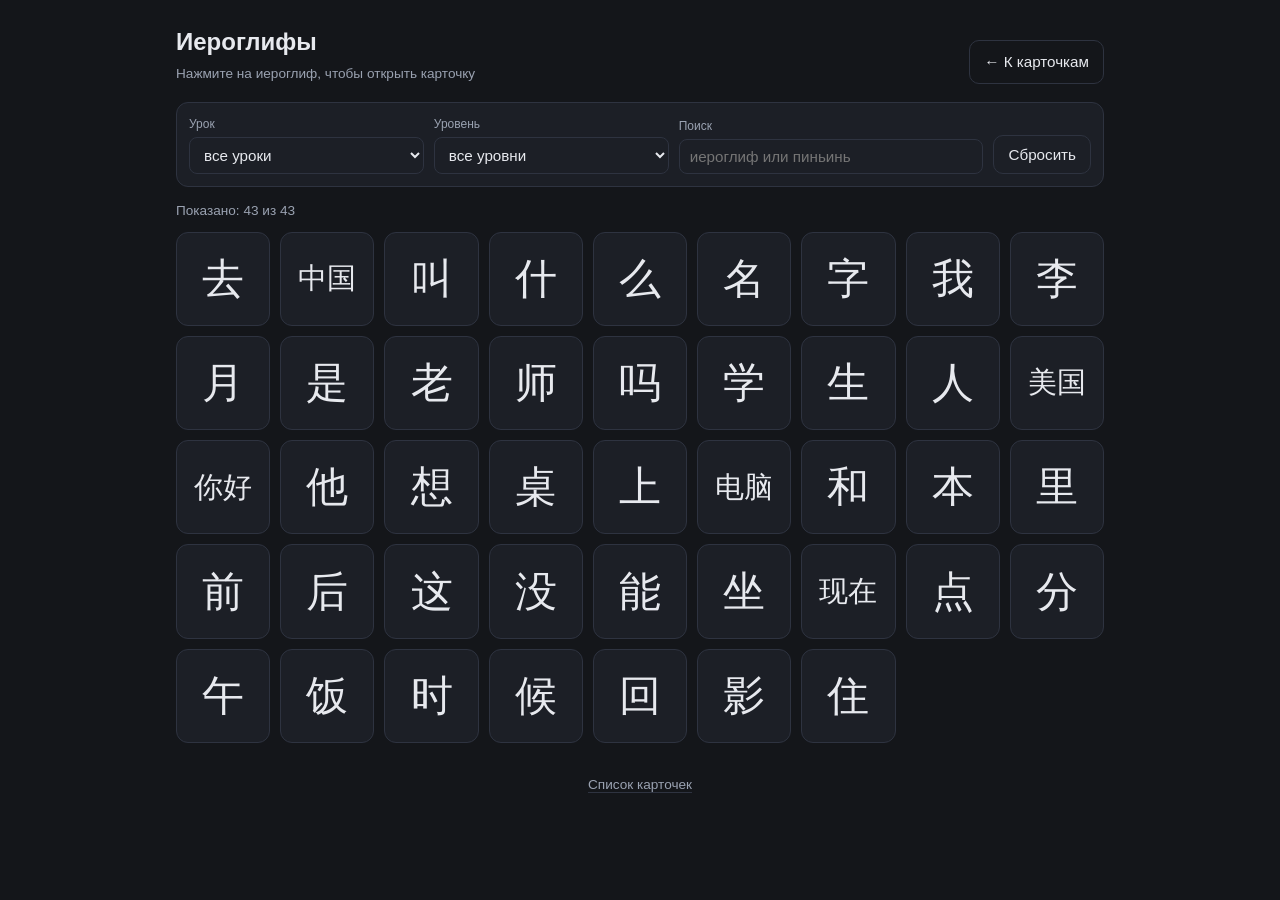
<file: glyphs.html>
<!DOCTYPE html>
<html lang="ru">
<head>
<meta charset="utf-8">
<meta name="viewport" content="width=device-width, initial-scale=1">
<title>Иероглифы — Китайские карточки</title>
<link rel="stylesheet" href="css/style.css">
</head>
<body>
<div class="app app-wide">

  <header class="page-head">
    <div>
      <h1>Иероглифы</h1>
      <p class="subtitle">Нажмите на иероглиф, чтобы открыть карточку</p>
    </div>
    <a class="btn btn-ghost" href="index.html">← К карточкам</a>
  </header>

  <div class="controls">
    <label class="field">
      <span>Урок</span>
      <select id="glyph-lesson"></select>
    </label>
    <label class="field">
      <span>Уровень</span>
      <select id="glyph-level"></select>
    </label>
    <label class="field field-wide">
      <span>Поиск</span>
      <input id="glyph-search" type="search" placeholder="иероглиф или пиньинь" autocomplete="off">
    </label>
    <button id="glyph-reset" class="btn btn-ghost" type="button">Сбросить</button>
  </div>

  <p id="glyph-status" class="status">Загружаю иероглифы…</p>
  <div id="glyph-error" class="error hidden"></div>
  <div id="glyph-grid" class="glyph-grid"></div>

  <nav id="glyph-pager" class="pager hidden" aria-label="Страницы иероглифов">
    <button id="glyph-prev" class="btn" type="button">← Назад</button>
    <span id="glyph-page-info" class="pager-info"></span>
    <button id="glyph-next" class="btn" type="button">Вперёд →</button>
  </nav>

  <footer class="foot">
    <a href="index.html">Список карточек</a>
  </footer>
</div>

<script src="js/md.js"></script>
<script src="js/pagination.js"></script>
<script src="js/glyphs.js"></script>
</body>
</html>
</file>
<file: css/style.css>
/* Тёмная тема, один акцент. Без внешних шрифтов — только системные. */
:root {
  --bg: #14161a;
  --panel: #1c1f26;
  --panel-2: #232732;
  --border: #2e3340;
  --text: #e7e9ee;
  --muted: #9aa2b1;
  --accent: #e6b450;
  --bad: #e06c6c;
  --ok: #d8a24a;
  --good: #5fbf8f;
  --radius: 12px;
}

* { box-sizing: border-box; }

html, body {
  margin: 0;
  padding: 0;
  background: var(--bg);
  color: var(--text);
  font-family: -apple-system, BlinkMacSystemFont, "Segoe UI", Roboto, "Helvetica Neue", Arial, sans-serif;
  font-size: 16px;
  line-height: 1.5;
  -webkit-text-size-adjust: 100%;
}

.app {
  max-width: 760px;
  margin: 0 auto;
  padding: 16px 16px 40px;
}

/* Сетке иероглифов нужно больше места, чем списку карточек. */
.app-wide { max-width: 960px; }

.hidden { display: none !important; }

h1 { font-size: 1.5rem; margin: 0; }
h2 { font-size: 1.35rem; margin: 0; }

/* --- шапка списка --- */

.page-head {
  display: flex;
  flex-wrap: wrap;
  gap: 12px;
  align-items: flex-end;
  justify-content: space-between;
  margin: 8px 0 18px;
}

.user-box { display: flex; flex-direction: column; gap: 4px; }
.user-box label { font-size: 0.75rem; color: var(--muted); }

input, select {
  background: var(--panel);
  color: var(--text);
  border: 1px solid var(--border);
  border-radius: 8px;
  padding: 8px 10px;
  font-size: 0.95rem;
  font-family: inherit;
  min-width: 0;
}

input:focus, select:focus, button:focus-visible {
  outline: 2px solid var(--accent);
  outline-offset: 1px;
}

.user-box input { width: 170px; }

/* --- вкладки --- */

.tabs {
  display: flex;
  gap: 6px;
  border-bottom: 1px solid var(--border);
  margin-bottom: 16px;
}

.tab {
  background: transparent;
  color: var(--muted);
  border: 0;
  border-bottom: 2px solid transparent;
  border-radius: 0;
  padding: 10px 14px;
  font-size: 0.95rem;
  font-family: inherit;
  cursor: pointer;
  min-height: 44px;
}

.tab:hover { color: var(--text); }

.tab.is-active {
  color: var(--accent);
  border-bottom-color: var(--accent);
  font-weight: 600;
}

/* «Иероглифы» — отдельная страница, но выглядит как вкладка. */
a.tab { display: inline-flex; align-items: center; justify-content: center; text-decoration: none; }

/* --- фильтры --- */

.controls {
  display: flex;
  flex-wrap: wrap;
  gap: 10px;
  align-items: flex-end;
  background: var(--panel);
  border: 1px solid var(--border);
  border-radius: var(--radius);
  padding: 12px;
  margin-bottom: 14px;
}

.field { display: flex; flex-direction: column; gap: 4px; flex: 1 1 130px; }
.field span { font-size: 0.75rem; color: var(--muted); }
.field-wide { flex: 1 1 200px; }
.field select, .field input { width: 100%; }

.status { color: var(--muted); font-size: 0.85rem; margin: 0 0 10px; }

/* --- пагинация --- */

.pager {
  display: flex;
  align-items: center;
  justify-content: space-between;
  gap: 10px;
  margin-top: 16px;
}

.pager .btn { flex: 0 0 auto; min-height: 44px; }

.pager-info {
  flex: 1 1 auto;
  text-align: center;
  color: var(--muted);
  font-size: 0.85rem;
}

/* Настройка повторения: фильтры идут колонкой, а не в одну строку. */
.controls-stack { flex-direction: column; align-items: stretch; }
.controls-stack .field { flex: 0 0 auto; }

.panel {
  background: var(--panel);
  border: 1px solid var(--border);
  border-radius: var(--radius);
  padding: 14px;
  margin-bottom: 14px;
}

.panel-title { font-size: 1.05rem; margin: 0 0 10px; }
.panel .status { margin: 10px 0 0; }
.panel .field { margin-bottom: 10px; }

.hint { color: var(--muted); font-size: 0.82rem; margin: 12px 0 0; }

.error {
  background: #3a2326;
  border: 1px solid #6b3b40;
  color: #ffd9d9;
  border-radius: var(--radius);
  padding: 12px;
  margin-bottom: 14px;
  font-size: 0.9rem;
}

/* --- кнопки --- */

.btn {
  background: var(--panel-2);
  color: var(--text);
  border: 1px solid var(--border);
  border-radius: 10px;
  padding: 10px 14px;
  font-size: 0.95rem;
  font-family: inherit;
  cursor: pointer;
  transition: background 0.15s ease, border-color 0.15s ease, transform 0.05s ease;
}

a.btn { display: inline-flex; align-items: center; justify-content: center; text-decoration: none; }

.btn:hover:not(:disabled) { background: #2b3140; border-color: #3d4453; }
.btn:active:not(:disabled) { transform: translateY(1px); }
.btn:disabled { opacity: 0.4; cursor: default; }
.btn-ghost { background: transparent; }

.btn-accent {
  background: var(--accent);
  border-color: var(--accent);
  color: #1a1408;
  font-weight: 600;
}

.btn-accent:hover:not(:disabled) { background: #f0c266; border-color: #f0c266; }

/* --- список карточек --- */

.card-list { list-style: none; margin: 0; padding: 0; display: flex; flex-direction: column; gap: 10px; }

.card-item {
  background: var(--panel);
  border: 1px solid var(--border);
  border-left: 3px solid var(--accent);
  border-radius: var(--radius);
  padding: 12px 14px;
  cursor: pointer;
  transition: background 0.15s ease, border-color 0.15s ease;
}

.card-item:hover { background: var(--panel-2); }
.card-item-title { font-size: 1.05rem; font-weight: 600; margin-bottom: 6px; }

.meta { display: flex; flex-wrap: wrap; gap: 6px; }

.badge {
  font-size: 0.75rem;
  color: var(--muted);
  background: var(--panel-2);
  border: 1px solid var(--border);
  border-radius: 999px;
  padding: 2px 9px;
  white-space: nowrap;
}

/* --- экран карточки --- */

.card-top { margin-bottom: 12px; }

.card-head {
  background: var(--panel);
  border: 1px solid var(--border);
  border-radius: var(--radius);
  padding: 14px;
  margin-bottom: 14px;
}

.card-head h2 { margin-bottom: 8px; }

.preamble {
  background: var(--panel);
  border: 1px solid var(--border);
  border-radius: var(--radius);
  padding: 12px 14px;
  margin-bottom: 14px;
  white-space: pre-wrap;
  font-size: 0.95rem;
}

.sections { display: flex; flex-direction: column; gap: 10px; }

/* --- спойлер --- */

.spoiler {
  background: var(--panel);
  border: 1px solid var(--border);
  border-radius: var(--radius);
  overflow: hidden;
  transition: border-color 0.15s ease;
}

.spoiler.open { border-color: #3d4453; }

.spoiler-head {
  display: flex;
  align-items: center;
  justify-content: space-between;
  gap: 10px;
  width: 100%;
  background: transparent;
  border: 0;
  color: var(--text);
  font-family: inherit;
  font-size: 1rem;
  font-weight: 600;
  text-align: left;
  padding: 14px;
  cursor: pointer;
  /* Крупная зона нажатия для пальца. */
  min-height: 52px;
}

.spoiler-head:hover { background: var(--panel-2); }

.spoiler-label { display: flex; align-items: center; gap: 8px; }
.spoiler-label::before {
  content: "▸";
  color: var(--accent);
  font-size: 0.9rem;
  transition: transform 0.15s ease;
}
.spoiler.open .spoiler-label::before { transform: rotate(90deg); }

.spoiler-hint { font-size: 0.72rem; font-weight: 400; color: var(--muted); white-space: nowrap; }

.spoiler-body {
  max-height: 0;
  opacity: 0;
  overflow: hidden;
  transition: max-height 0.22s ease, opacity 0.22s ease;
}

.spoiler-content {
  padding: 0 14px 14px;
  white-space: pre-wrap;
  word-wrap: break-word;
  overflow-wrap: anywhere;
  font-size: 0.98rem;
  line-height: 1.6;
}

.spoiler-content.cjk-large {
  font-family: "Noto Sans CJK SC", "PingFang SC", "Microsoft YaHei", "Heiti SC", sans-serif;
  font-size: 2.1rem;
  line-height: 1.4;
  letter-spacing: 0.05em;
}

.spoiler-content.is-empty { color: var(--muted); font-style: italic; }

/* --- самооценка --- */

.rating {
  margin-top: 20px;
  background: var(--panel);
  border: 1px solid var(--border);
  border-radius: var(--radius);
  padding: 14px;
}

.rating-label { font-size: 0.85rem; color: var(--muted); margin-bottom: 10px; }

.rating-buttons { display: flex; gap: 10px; }

.rate {
  flex: 1 1 0;
  min-height: 56px;
  padding: 12px 8px;
  font-size: 0.95rem;
  border-radius: 12px;
}

.rate-bad { border-color: #5e3030; color: #ffb3b3; }
.rate-bad:hover:not(:disabled) { background: #35242a; }

.rate-ok { border-color: #5b4a28; color: #ffd79a; }
.rate-ok:hover:not(:disabled) { background: #332e22; }

.rate-good { border-color: #2c5142; color: #a9e6c9; }
.rate-good:hover:not(:disabled) { background: #22332c; }

.rating-info { margin: 12px 0 0; font-size: 0.85rem; color: var(--muted); transition: color 0.2s ease; }
.rating-info.flash { color: var(--accent); }

/* --- сессия повторения --- */

.session-head {
  display: flex;
  flex-wrap: wrap;
  gap: 10px;
  align-items: center;
  background: var(--panel);
  border: 1px solid var(--border);
  border-radius: var(--radius);
  padding: 10px 14px;
  margin-bottom: 14px;
}

.session-counter { font-size: 0.85rem; color: var(--muted); white-space: nowrap; }

.session-progress {
  flex: 1 1 120px;
  height: 6px;
  background: var(--panel-2);
  border-radius: 999px;
  overflow: hidden;
}

.session-progress-fill {
  height: 100%;
  width: 0;
  background: var(--accent);
  transition: width 0.2s ease;
}

.session-head .btn { padding: 6px 12px; font-size: 0.85rem; min-height: 0; }

/* «Новая карточка» в мете сессии. */
.badge.badge-new { color: #1a1408; background: var(--accent); border-color: var(--accent); }

/* --- навигация карточки --- */

.card-nav { display: flex; gap: 10px; margin-top: 18px; }
.card-nav .btn { flex: 1 1 0; min-height: 48px; }

/* --- подвал --- */

.foot { margin-top: 32px; text-align: center; font-size: 0.85rem; }
.foot a { color: var(--muted); text-decoration: none; border-bottom: 1px solid var(--border); }
.foot a:hover { color: var(--accent); border-color: var(--accent); }

/* --- сетка иероглифов --- */

.subtitle { color: var(--muted); font-size: 0.85rem; margin: 4px 0 0; }

.glyph-grid {
  display: grid;
  grid-template-columns: repeat(auto-fill, minmax(88px, 1fr));
  gap: 10px;
}

.glyph-tile {
  aspect-ratio: 1 / 1;
  display: flex;
  align-items: center;
  justify-content: center;
  padding: 6px;
  overflow: hidden;
  background: var(--panel);
  border: 1px solid var(--border);
  border-radius: var(--radius);
  color: var(--text);
  text-decoration: none;
  font-family: "Noto Sans CJK SC", "PingFang SC", "Microsoft YaHei", "Heiti SC", sans-serif;
  transition: background 0.15s ease, border-color 0.15s ease, color 0.15s ease;
}

.glyph-tile:hover, .glyph-tile:focus-visible {
  background: var(--panel-2);
  border-color: var(--accent);
  color: var(--accent);
}

.glyph-tile:focus-visible { outline: 2px solid var(--accent); outline-offset: 2px; }

.glyph-char { line-height: 1.1; text-align: center; word-break: break-all; }
.glyph-char.len-1 { font-size: 2.6rem; }
.glyph-char.len-2 { font-size: 1.8rem; }
.glyph-char.len-3 { font-size: 1.35rem; }
.glyph-char.len-many { font-size: 1rem; }

/* --- мобильные --- */

@media (max-width: 560px) {
  .app { padding: 12px 12px 32px; }
  h1 { font-size: 1.25rem; }
  h2 { font-size: 1.15rem; }
  .user-box, .user-box input { width: 100%; }
  .page-head { flex-direction: column; align-items: stretch; }
  .rating-buttons { flex-direction: column; }
  .rate { min-height: 60px; font-size: 1rem; }
  .spoiler-hint { display: none; } /* на узком экране подсказка не влезает */
  .spoiler-content.cjk-large { font-size: 1.8rem; }
  .tabs { gap: 0; }
  .tab { flex: 1 1 0; padding: 10px 6px; font-size: 0.9rem; }
  .session-head { padding: 10px; }
  .session-progress { flex: 1 1 100%; order: 3; }
  .glyph-grid { grid-template-columns: repeat(auto-fill, minmax(72px, 1fr)); gap: 8px; }
  .glyph-char.len-1 { font-size: 2.1rem; }
  .glyph-char.len-2 { font-size: 1.5rem; }
  .glyph-char.len-3 { font-size: 1.1rem; }
  .glyph-char.len-many { font-size: 0.85rem; }
}

@media (max-width: 380px) {
  .app { padding: 10px 10px 28px; }
  .controls { padding: 10px; }
  .field { flex: 1 1 100%; }
  .card-item-title { font-size: 1rem; }
  .btn { padding: 9px 12px; font-size: 0.9rem; }
  .tab { padding: 9px 3px; font-size: 0.82rem; }
  .glyph-grid { grid-template-columns: repeat(auto-fill, minmax(64px, 1fr)); gap: 7px; }
}

/* --- серверный режим: шапка, вход, загрузка --- */

.user-badge {
  display: flex;
  align-items: center;
  gap: 10px;
  flex-wrap: wrap;
}

.user-badge-name {
  font-size: 0.95rem;
  color: var(--text);
  font-weight: 600;
  max-width: 220px;
  overflow: hidden;
  text-overflow: ellipsis;
  white-space: nowrap;
}

.user-badge .btn { padding: 7px 12px; font-size: 0.85rem; }

.auth-panel { max-width: 460px; margin: 24px auto; }

.login-form { display: flex; flex-direction: column; gap: 10px; }
.login-form .field { margin-bottom: 0; }

.row { display: flex; flex-wrap: wrap; gap: 10px; margin-top: 10px; }

textarea {
  background: var(--panel);
  color: var(--text);
  border: 1px solid var(--border);
  border-radius: 8px;
  padding: 9px 10px;
  font-size: 0.95rem;
  font-family: inherit;
  line-height: 1.5;
  resize: vertical;
  min-height: 64px;
  width: 100%;
  min-width: 0;
}

textarea:focus { outline: 2px solid var(--accent); outline-offset: 1px; }

.panel-subtitle { margin-top: 18px; border-top: 1px solid var(--border); padding-top: 14px; }

/* --- перенос локального прогресса --- */

.migration { border-color: #5b4a28; }
.migration .hint { margin: 0 0 4px; }

/* --- комментарии --- */

.comments {
  margin-top: 20px;
  border-top: 1px solid var(--border);
  padding-top: 16px;
}

.comment-list { display: flex; flex-direction: column; gap: 10px; margin-bottom: 14px; }

.comment {
  background: var(--panel);
  border: 1px solid var(--border);
  border-radius: var(--radius);
  padding: 12px 14px;
}

.comment-head {
  display: flex;
  flex-wrap: wrap;
  align-items: baseline;
  justify-content: space-between;
  gap: 8px;
  margin-bottom: 6px;
}

.comment-author { font-weight: 600; font-size: 0.92rem; color: var(--accent); }

.comment-date { font-size: 0.75rem; color: var(--muted); }

.comment-text {
  margin: 0;
  white-space: pre-wrap;
  word-wrap: break-word;
  overflow-wrap: anywhere;
  font-size: 0.95rem;
  line-height: 1.55;
}

.comment-empty { color: var(--muted); font-size: 0.85rem; margin: 0 0 12px; }

.comment-images {
  display: flex;
  flex-wrap: wrap;
  gap: 8px;
  margin-top: 10px;
}

.comment-image-link { display: block; line-height: 0; }

.comment-image {
  width: 128px;
  height: 128px;
  object-fit: cover;
  border: 1px solid var(--border);
  border-radius: 10px;
  background: var(--panel-2);
}

.comment-delete {
  margin-top: 10px;
  padding: 5px 10px;
  font-size: 0.78rem;
  color: var(--bad);
  border-color: #5e3030;
}

.comment-form { margin: 0; }
.comment-form .field { margin-bottom: 10px; }
.comment-form .btn { margin-top: 4px; }

.comment-preview { display: flex; flex-wrap: wrap; gap: 8px; margin: 4px 0 10px; }
.comment-preview:empty { display: none; }

.comment-preview-item { margin: 0; width: 96px; }
.comment-preview-image {
  width: 96px;
  height: 96px;
  object-fit: cover;
  border: 1px solid var(--border);
  border-radius: 8px;
  display: block;
}
.comment-preview-name {
  font-size: 0.7rem;
  color: var(--muted);
  overflow: hidden;
  text-overflow: ellipsis;
  white-space: nowrap;
}

/* --- форма создания карточки --- */

.create-sections { display: flex; flex-direction: column; gap: 10px; }
.create-sections .field { margin-bottom: 0; }

/* --- статистика --- */

.stat-grid {
  display: grid;
  grid-template-columns: repeat(auto-fit, minmax(120px, 1fr));
  gap: 10px;
  margin-bottom: 14px;
}

.stat-card {
  background: var(--panel);
  border: 1px solid var(--border);
  border-radius: var(--radius);
  padding: 12px;
}

.stat-value {
  font-size: 1.7rem;
  font-weight: 700;
  color: var(--accent);
  line-height: 1.2;
}

.stat-label { font-size: 0.75rem; color: var(--muted); margin-top: 2px; }

.chart {
  display: flex;
  align-items: flex-end;
  gap: 2px;
  height: 140px;
  padding: 8px 2px 0;
  border-bottom: 1px solid var(--border);
  overflow-x: auto;
}

.chart-bar {
  flex: 1 0 3px;
  min-width: 3px;
  max-width: 24px;
  background: linear-gradient(to top, var(--accent), #f0c266);
  border-radius: 2px 2px 0 0;
  min-height: 1px;
  opacity: 0.9;
}

.chart-bar.is-zero { background: var(--border); opacity: 0.5; }

.dist { display: flex; flex-direction: column; gap: 8px; }

.dist-row {
  display: grid;
  grid-template-columns: 110px 1fr 48px;
  align-items: center;
  gap: 10px;
  font-size: 0.85rem;
}

.dist-track { height: 8px; background: var(--panel-2); border-radius: 999px; overflow: hidden; }
.dist-fill { height: 100%; border-radius: 999px; }
.dist-fill.bad { background: var(--bad); }
.dist-fill.ok { background: var(--ok); }
.dist-fill.good { background: var(--good); }
.dist-count { text-align: right; color: var(--muted); }

.table-wrap { overflow-x: auto; }

.leaderboard {
  width: 100%;
  border-collapse: collapse;
  font-size: 0.85rem;
}

.leaderboard th, .leaderboard td {
  text-align: left;
  padding: 8px 10px;
  border-bottom: 1px solid var(--border);
  white-space: nowrap;
}

.leaderboard th { color: var(--muted); font-weight: 500; font-size: 0.75rem; }
.leaderboard td.num, .leaderboard th.num { text-align: right; }
.leaderboard tr.is-me td { color: var(--accent); font-weight: 600; }
.leaderboard .rank { color: var(--muted); }

/* --- мобильные дополнения --- */

@media (max-width: 560px) {
  .user-badge { width: 100%; justify-content: space-between; }
  .user-badge-name { max-width: 60vw; }
  .comment-image { width: 96px; height: 96px; }
  .dist-row { grid-template-columns: 84px 1fr 40px; }
  .stat-grid { grid-template-columns: repeat(auto-fit, minmax(100px, 1fr)); }
  .chart { height: 110px; }
  .row .btn { flex: 1 1 auto; }
}

@media (max-width: 380px) {
  .comment-image { width: 80px; height: 80px; }
  .stat-value { font-size: 1.4rem; }
}
</file>
